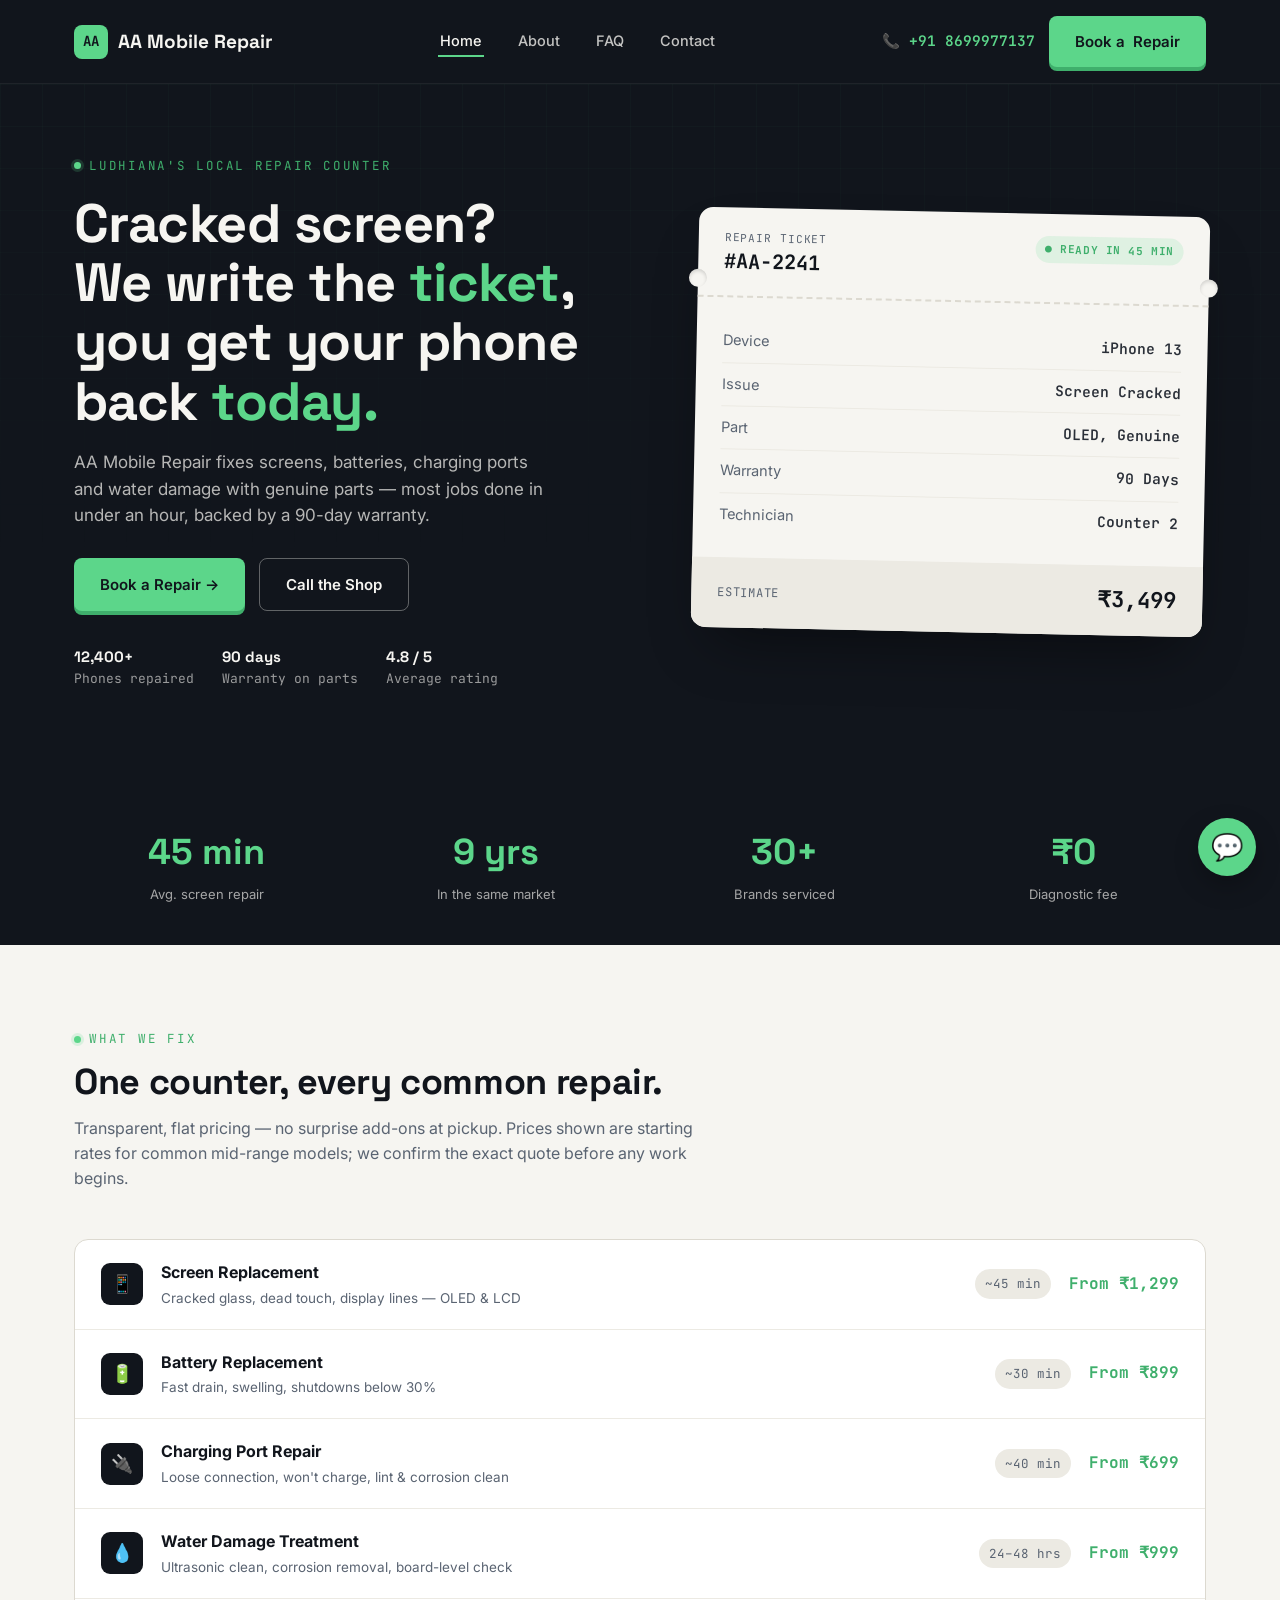
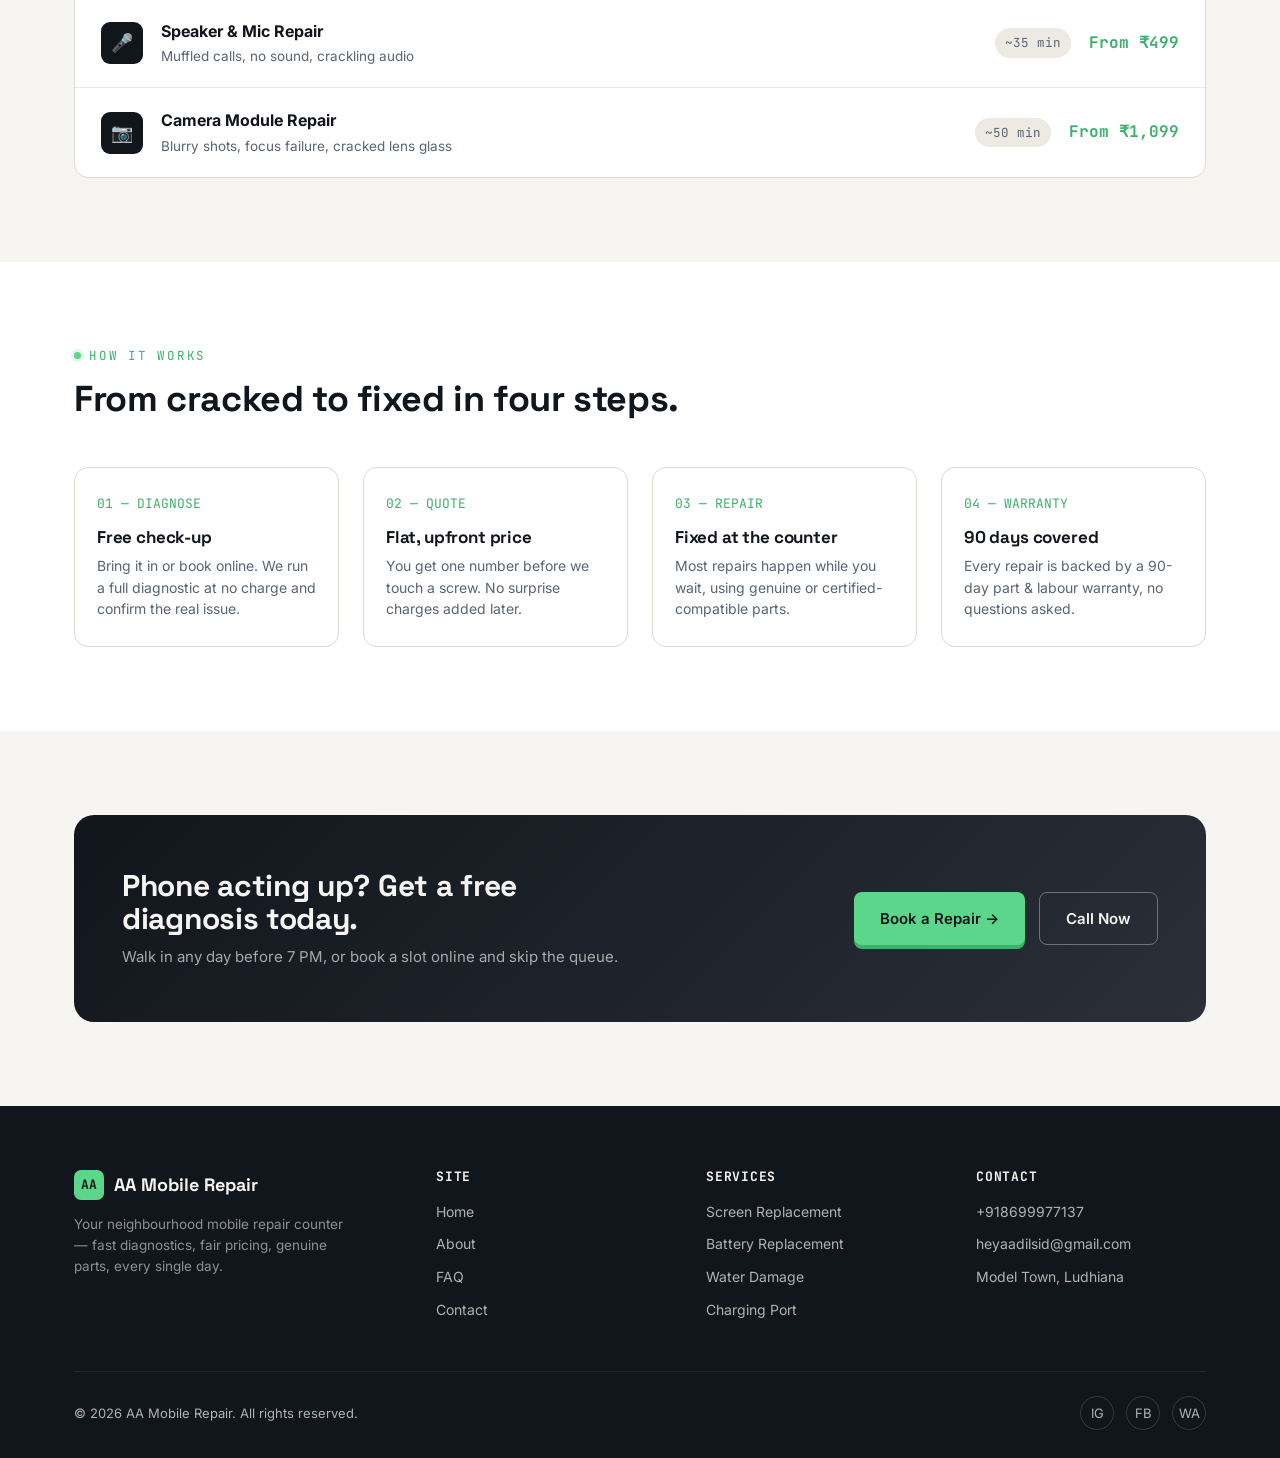
<file: index.html>
<!DOCTYPE html>
<html lang="en">
<head>
<meta charset="UTF-8">
<meta name="viewport" content="width=device-width, initial-scale=1.0">
<title> AA Mobile Repair — Fast, Honest Phone Repair</title>
<meta name="description" content="NP Mobile Repair fixes screens, batteries, charging ports and water damage with genuine parts and a 90-day warranty. Walk in or book a doorstep visit.">
<link rel="preconnect" href="https://fonts.googleapis.com">
<link href="https://fonts.googleapis.com/css2?family=Space+Grotesk:wght@500;600;700&family=Inter:wght@400;500;600;700&family=JetBrains+Mono:wght@400;500;700&display=swap" rel="stylesheet">
<link rel="stylesheet" href="style.css">
</head>
<body>

<header>
  <nav class="nav wrap">
    <a href="index.html" class="brand"><span class="mark">AA</span> AA Mobile Repair</a>
    <ul class="nav-links">
      <li><a href="index.html" class="active">Home</a></li>
      <li><a href="about.html">About</a></li>
      <li><a href="faq.html">FAQ</a></li>
      <li><a href="contact.html">Contact</a></li>
    </ul>
    <div class="nav-cta">
      <a href="tel:+919876543210" class="nav-phone">📞 +91 8699977137</a>
      <a href="contact.html" class="btn btn-primary"><span class="full">Book a</span> Repair</a>
    </div>
  </nav>
</header>

<section class="hero">
  <div class="wrap hero-grid">
    <div>
      <span class="eyebrow">Ludhiana's local repair counter</span>
      <h1>Cracked screen?<br>We write the <span class="accent">ticket</span>,<br>you get your phone back <span class="accent">today.</span></h1>
      <p class="hero-sub">AA Mobile Repair fixes screens, batteries, charging ports and water damage with genuine parts — most jobs done in under an hour, backed by a 90-day warranty.</p>
      <div class="hero-actions">
        <a href="contact.html" class="btn btn-primary">Book a Repair →</a>
        <a href="tel:+919876543210" class="btn btn-ghost">Call the Shop</a>
      </div>
      <div class="hero-trust">
        <div><b>12,400+</b>Phones repaired</div>
        <div><b>90 days</b>Warranty on parts</div>
        <div><b>4.8 / 5</b>Average rating</div>
      </div>
    </div>

    <div class="ticket">
      <div class="ticket-hole l"></div>
      <div class="ticket-hole r"></div>
      <div class="ticket-top">
        <div>
          <div class="label">Repair Ticket</div>
          <div class="num">#AA-2241</div>
        </div>
        <span class="ticket-status">● Ready in 45 min</span>
      </div>
      <div class="ticket-body">
        <div class="ticket-row"><span>Device</span><span>iPhone 13</span></div>
        <div class="ticket-row"><span>Issue</span><span>Screen Cracked</span></div>
        <div class="ticket-row"><span>Part</span><span>OLED, Genuine</span></div>
        <div class="ticket-row"><span>Warranty</span><span>90 Days</span></div>
        <div class="ticket-row"><span>Technician</span><span>Counter 2</span></div>
      </div>
      <div class="ticket-foot">
        <span class="total-label">Estimate</span>
        <span class="total-val">₹3,499</span>
      </div>
    </div>
  </div>
</section>

<div class="stats">
  <div class="wrap stats-grid">
    <div><b>45 min</b><span>Avg. screen repair</span></div>
    <div><b>9 yrs</b><span>In the same market</span></div>
    <div><b>30+</b><span>Brands serviced</span></div>
    <div><b>₹0</b><span>Diagnostic fee</span></div>
  </div>
</div>

<section id="services">
  <div class="wrap">
    <div class="section-head">
      <span class="eyebrow">What we fix</span>
      <h2>One counter, every common repair.</h2>
      <p>Transparent, flat pricing — no surprise add-ons at pickup. Prices shown are starting rates for common mid-range models; we confirm the exact quote before any work begins.</p>
    </div>

    <div class="price-list">
      <div class="price-row">
        <div class="price-icon">📱</div>
        <div>
          <div class="price-name">Screen Replacement</div>
          <div class="price-desc">Cracked glass, dead touch, display lines — OLED &amp; LCD</div>
        </div>
        <span class="price-time">~45 min</span>
        <span class="price-val">From ₹1,299</span>
      </div>
      <div class="price-row">
        <div class="price-icon">🔋</div>
        <div>
          <div class="price-name">Battery Replacement</div>
          <div class="price-desc">Fast drain, swelling, shutdowns below 30%</div>
        </div>
        <span class="price-time">~30 min</span>
        <span class="price-val">From ₹899</span>
      </div>
      <div class="price-row">
        <div class="price-icon">🔌</div>
        <div>
          <div class="price-name">Charging Port Repair</div>
          <div class="price-desc">Loose connection, won't charge, lint &amp; corrosion clean</div>
        </div>
        <span class="price-time">~40 min</span>
        <span class="price-val">From ₹699</span>
      </div>
      <div class="price-row">
        <div class="price-icon">💧</div>
        <div>
          <div class="price-name">Water Damage Treatment</div>
          <div class="price-desc">Ultrasonic clean, corrosion removal, board-level check</div>
        </div>
        <span class="price-time">24–48 hrs</span>
        <span class="price-val">From ₹999</span>
      </div>
      <div class="price-row">
        <div class="price-icon">🎤</div>
        <div>
          <div class="price-name">Speaker &amp; Mic Repair</div>
          <div class="price-desc">Muffled calls, no sound, crackling audio</div>
        </div>
        <span class="price-time">~35 min</span>
        <span class="price-val">From ₹499</span>
      </div>
      <div class="price-row">
        <div class="price-icon">📷</div>
        <div>
          <div class="price-name">Camera Module Repair</div>
          <div class="price-desc">Blurry shots, focus failure, cracked lens glass</div>
        </div>
        <span class="price-time">~50 min</span>
        <span class="price-val">From ₹1,099</span>
      </div>
    </div>
  </div>
</section>

<section class="section-alt">
  <div class="wrap">
    <div class="section-head">
      <span class="eyebrow">How it works</span>
      <h2>From cracked to fixed in four steps.</h2>
    </div>
    <div class="steps">
      <div class="step">
        <div class="step-num">01 — DIAGNOSE</div>
        <h3>Free check-up</h3>
        <p>Bring it in or book online. We run a full diagnostic at no charge and confirm the real issue.</p>
      </div>
      <div class="step">
        <div class="step-num">02 — QUOTE</div>
        <h3>Flat, upfront price</h3>
        <p>You get one number before we touch a screw. No surprise charges added later.</p>
      </div>
      <div class="step">
        <div class="step-num">03 — REPAIR</div>
        <h3>Fixed at the counter</h3>
        <p>Most repairs happen while you wait, using genuine or certified-compatible parts.</p>
      </div>
      <div class="step">
        <div class="step-num">04 — WARRANTY</div>
        <h3>90 days covered</h3>
        <p>Every repair is backed by a 90-day part &amp; labour warranty, no questions asked.</p>
      </div>
    </div>
  </div>
</section>

<section>
  <div class="wrap">
    <div class="cta-band">
      <div>
        <h2>Phone acting up? Get a free diagnosis today.</h2>
        <p>Walk in any day before 7 PM, or book a slot online and skip the queue.</p>
      </div>
      <div style="display:flex;gap:14px;flex-wrap:wrap;">
        <a href="contact.html" class="btn btn-primary">Book a Repair →</a>
        <a href="tel:+919876543210" class="btn btn-ghost">Call Now</a>
      </div>
    </div>
  </div>
</section>

<footer>
  <div class="wrap">
    <div class="foot-grid">
      <div>
        <div class="foot-brand"><span class="mark">AA</span> AA Mobile Repair</div>
        <p class="foot-desc">Your neighbourhood mobile repair counter — fast diagnostics, fair pricing, genuine parts, every single day.</p>
      </div>
      <div class="foot-col">
        <h4>Site</h4>
        <ul>
          <li><a href="index.html">Home</a></li>
          <li><a href="about.html">About</a></li>
          <li><a href="faq.html">FAQ</a></li>
          <li><a href="contact.html">Contact</a></li>
        </ul>
      </div>
      <div class="foot-col">
        <h4>Services</h4>
        <ul>
          <li><a href="index.html#services">Screen Replacement</a></li>
          <li><a href="index.html#services">Battery Replacement</a></li>
          <li><a href="index.html#services">Water Damage</a></li>
          <li><a href="index.html#services">Charging Port</a></li>
        </ul>
      </div>
      <div class="foot-col">
        <h4>Contact</h4>
        <ul>
          <li>+918699977137</li>
          <li>heyaadilsid@gmail.com</li>
          <li>Model Town, Ludhiana</li>
        </ul>
      </div>
    </div>
    <div class="foot-bottom">
      <span>© 2026 AA Mobile Repair. All rights reserved.</span>
      <div class="foot-social">
        <a href="#" aria-label="Instagram">IG</a>
        <a href="#" aria-label="Facebook">FB</a>
        <a href="#" aria-label="WhatsApp">WA</a>
      </div>
    </div>
  </div>
</footer>

<a href="https://wa.me/+918699977137" class="float-wa" aria-label="Chat on WhatsApp">💬</a>

</body>
</html>
</file>
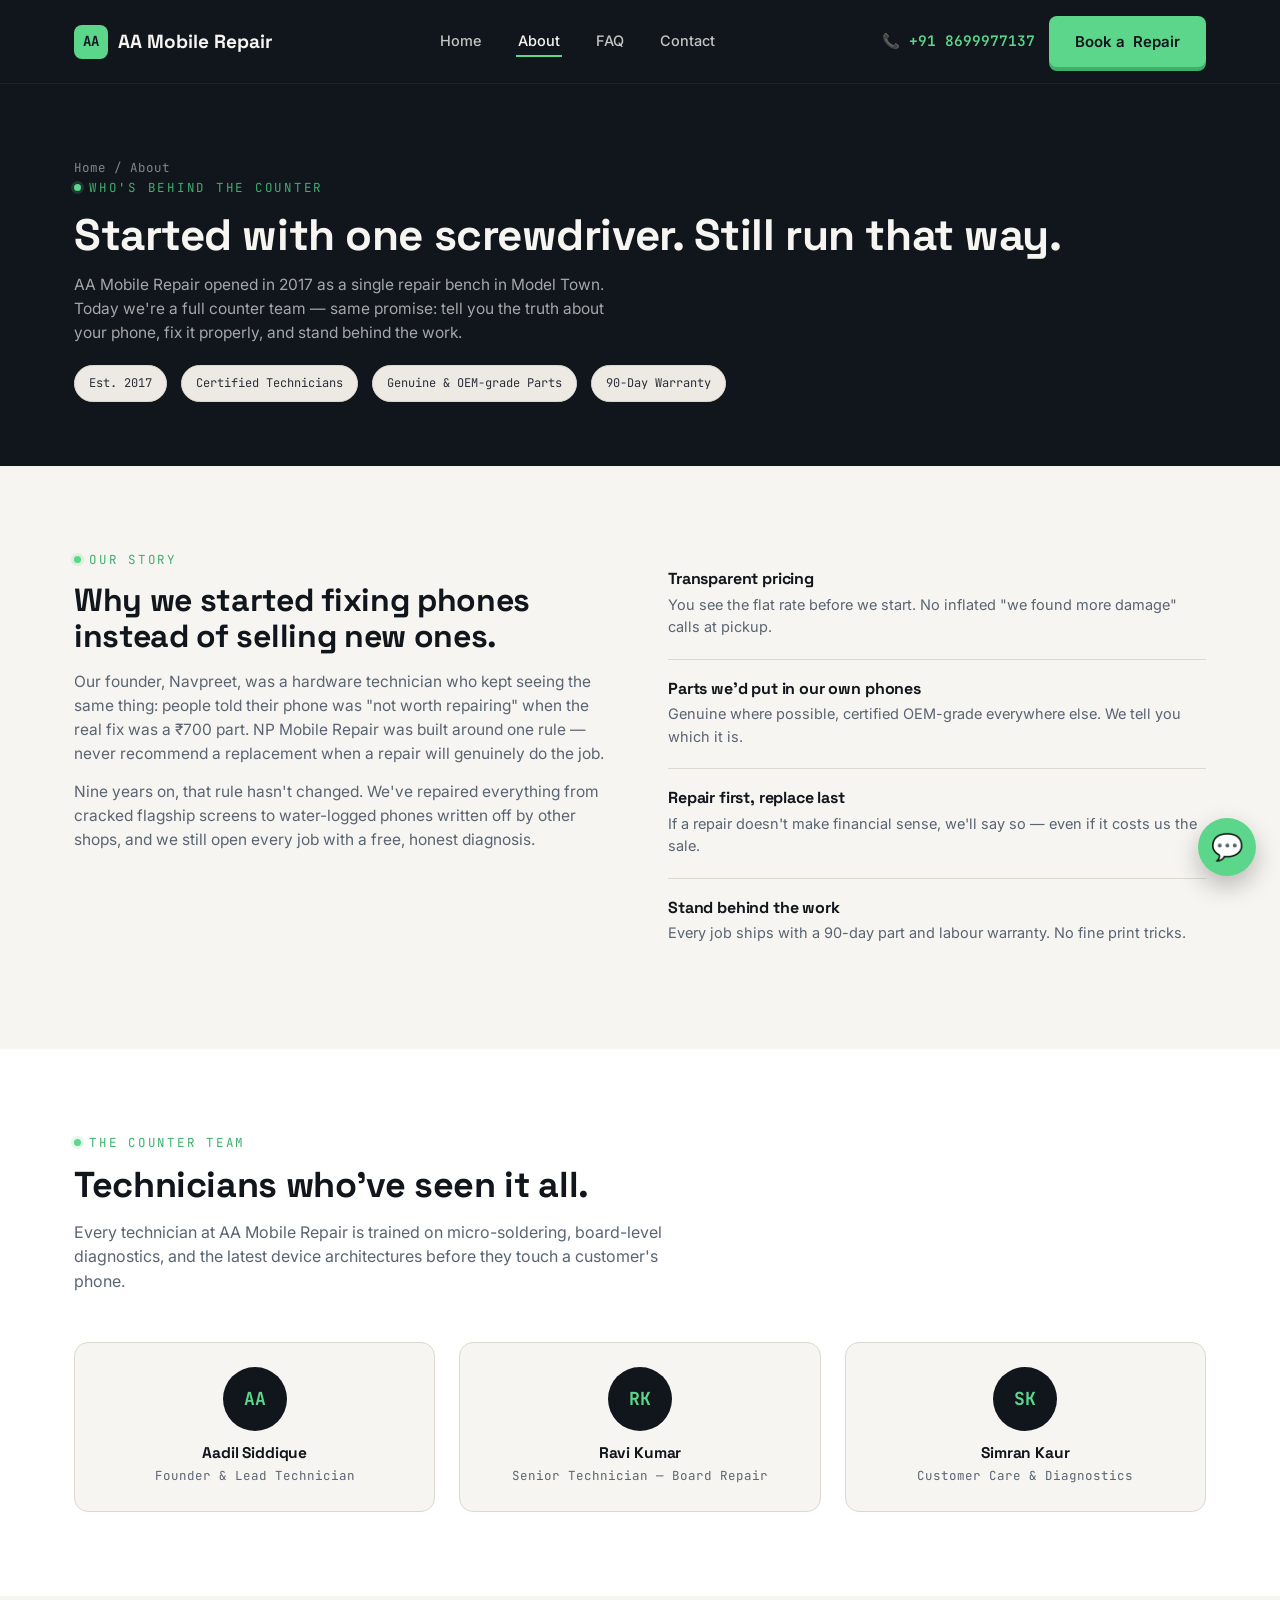
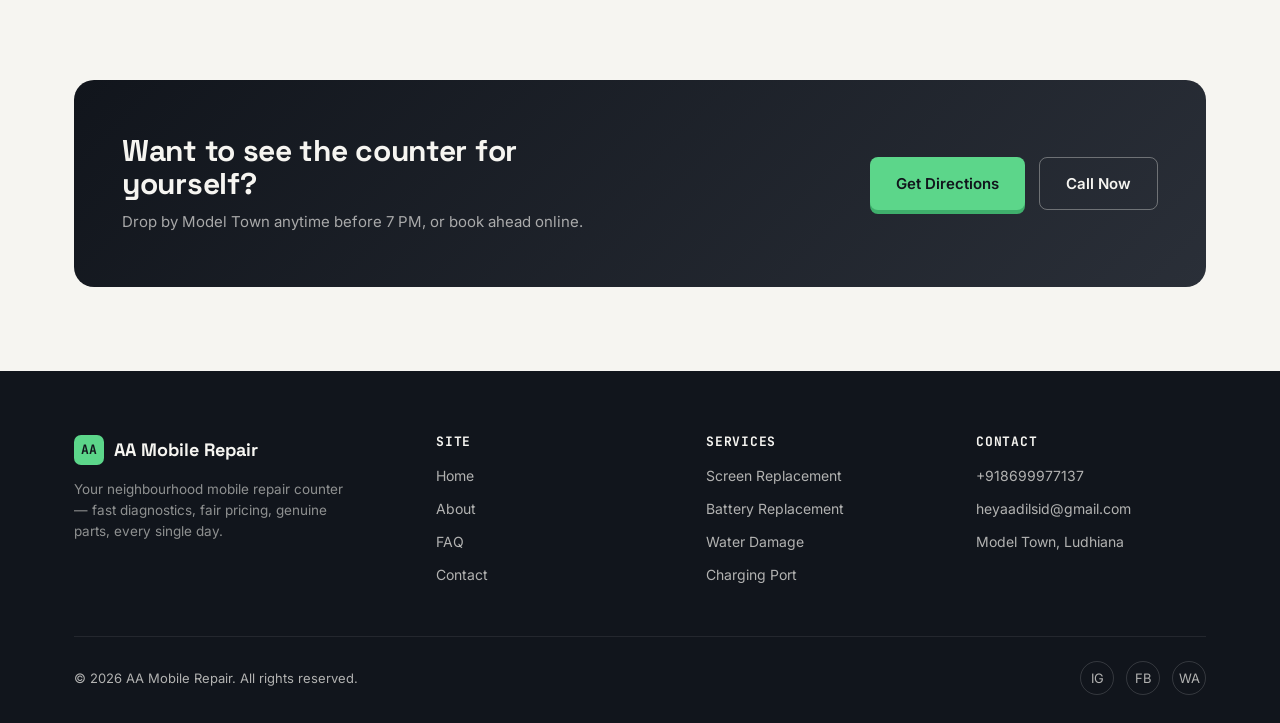
<file: about.html>
<!DOCTYPE html>
<html lang="en">
<head>
<meta charset="UTF-8">
<meta name="viewport" content="width=device-width, initial-scale=1.0">
<title>About Us — AA Mobile Repair</title>
<meta name="description" content="AA Mobile Repair has been Ludhiana's trusted phone repair counter since 2017 — genuine parts, transparent pricing, certified technicians.">
<link rel="preconnect" href="https://fonts.googleapis.com">
<link href="https://fonts.googleapis.com/css2?family=Space+Grotesk:wght@500;600;700&family=Inter:wght@400;500;600;700&family=JetBrains+Mono:wght@400;500;700&display=swap" rel="stylesheet">
<link rel="stylesheet" href="style.css">
</head>
<body>

<header>
  <nav class="nav wrap">
    <a href="index.html" class="brand"><span class="mark">AA</span> AA Mobile Repair</a>
    <ul class="nav-links">
      <li><a href="index.html">Home</a></li>
      <li><a href="about.html" class="active">About</a></li>
      <li><a href="faq.html">FAQ</a></li>
      <li><a href="contact.html">Contact</a></li>
    </ul>
    <div class="nav-cta">
      <a href="tel:+918699977137" class="nav-phone">📞 +91 8699977137</a>
      <a href="contact.html" class="btn btn-primary"><span class="full">Book a</span> Repair</a>
    </div>
  </nav>
</header>

<section class="page-hero">
  <div class="wrap">
    <div class="crumb"><a href="index.html">Home</a> / About</div>
    <span class="eyebrow">Who's behind the counter</span>
    <h1>Started with one screwdriver. Still run that way.</h1>
    <p>AA Mobile Repair opened in 2017 as a single repair bench in Model Town. Today we're a full counter team — same promise: tell you the truth about your phone, fix it properly, and stand behind the work.</p>
    <div class="badge-row">
      <span class="badge">Est. 2017</span>
      <span class="badge">Certified Technicians</span>
      <span class="badge">Genuine &amp; OEM-grade Parts</span>
      <span class="badge">90-Day Warranty</span>
    </div>
  </div>
</section>

<section>
  <div class="wrap about-grid">
    <div>
      <span class="eyebrow">Our story</span>
      <h2 style="margin-top:14px;color:var(--ink);font-size:clamp(24px,2.8vw,32px);">Why we started fixing phones instead of selling new ones.</h2>
      <p style="margin-top:16px;color:var(--slate);font-size:15.5px;">Our founder, Navpreet, was a hardware technician who kept seeing the same thing: people told their phone was "not worth repairing" when the real fix was a ₹700 part. NP Mobile Repair was built around one rule — never recommend a replacement when a repair will genuinely do the job.</p>
      <p style="margin-top:14px;color:var(--slate);font-size:15.5px;">Nine years on, that rule hasn't changed. We've repaired everything from cracked flagship screens to water-logged phones written off by other shops, and we still open every job with a free, honest diagnosis.</p>
    </div>
    <div>
      <div class="value-card">
        <h4>Transparent pricing</h4>
        <p>You see the flat rate before we start. No inflated "we found more damage" calls at pickup.</p>
      </div>
      <div class="value-card">
        <h4>Parts we'd put in our own phones</h4>
        <p>Genuine where possible, certified OEM-grade everywhere else. We tell you which it is.</p>
      </div>
      <div class="value-card">
        <h4>Repair first, replace last</h4>
        <p>If a repair doesn't make financial sense, we'll say so — even if it costs us the sale.</p>
      </div>
      <div class="value-card">
        <h4>Stand behind the work</h4>
        <p>Every job ships with a 90-day part and labour warranty. No fine print tricks.</p>
      </div>
    </div>
  </div>
</section>

<section class="section-alt">
  <div class="wrap">
    <div class="section-head">
      <span class="eyebrow">The counter team</span>
      <h2>Technicians who've seen it all.</h2>
      <p>Every technician at AA Mobile Repair is trained on micro-soldering, board-level diagnostics, and the latest device architectures before they touch a customer's phone.</p>
    </div>
    <div class="team">
      <div class="team-card">
        <div class="team-avatar">AA</div>
        <h4>Aadil Siddique</h4>
        <span>Founder &amp; Lead Technician</span>
      </div>
      <div class="team-card">
        <div class="team-avatar">RK</div>
        <h4>Ravi Kumar</h4>
        <span>Senior Technician — Board Repair</span>
      </div>
      <div class="team-card">
        <div class="team-avatar">SK</div>
        <h4>Simran Kaur</h4>
        <span>Customer Care &amp; Diagnostics</span>
      </div>
    </div>
  </div>
</section>

<section>
  <div class="wrap">
    <div class="cta-band">
      <div>
        <h2>Want to see the counter for yourself?</h2>
        <p>Drop by Model Town anytime before 7 PM, or book ahead online.</p>
      </div>
      <div style="display:flex;gap:14px;flex-wrap:wrap;">
        <a href="contact.html" class="btn btn-primary">Get Directions</a>
        <a href="tel:+91 8699977137" class="btn btn-ghost">Call Now</a>
      </div>
    </div>
  </div>
</section>

<footer>
  <div class="wrap">
    <div class="foot-grid">
      <div>
        <div class="foot-brand"><span class="mark">AA</span> AA Mobile Repair</div>
        <p class="foot-desc">Your neighbourhood mobile repair counter — fast diagnostics, fair pricing, genuine parts, every single day.</p>
      </div>
      <div class="foot-col">
        <h4>Site</h4>
        <ul>
          <li><a href="index.html">Home</a></li>
          <li><a href="about.html">About</a></li>
          <li><a href="faq.html">FAQ</a></li>
          <li><a href="contact.html">Contact</a></li>
        </ul>
      </div>
      <div class="foot-col">
        <h4>Services</h4>
        <ul>
          <li><a href="index.html#services">Screen Replacement</a></li>
          <li><a href="index.html#services">Battery Replacement</a></li>
          <li><a href="index.html#services">Water Damage</a></li>
          <li><a href="index.html#services">Charging Port</a></li>
        </ul>
      </div>
      <div class="foot-col">
        <h4>Contact</h4>
        <ul>
          <li>+918699977137</li>
          <li>heyaadilsid@gmail.com</li>
          <li>Model Town, Ludhiana</li>
        </ul>
      </div>
    </div>
    <div class="foot-bottom">
      <span>© 2026 AA Mobile Repair. All rights reserved.</span>
      <div class="foot-social">
        <a href="#" aria-label="Instagram">IG</a>
        <a href="#" aria-label="Facebook">FB</a>
        <a href="#" aria-label="WhatsApp">WA</a>
      </div>
    </div>
  </div>
</footer>

<a href="https://wa.me/+918699977137" class="float-wa" aria-label="Chat on WhatsApp">💬</a>

</body>
</html>
</file>
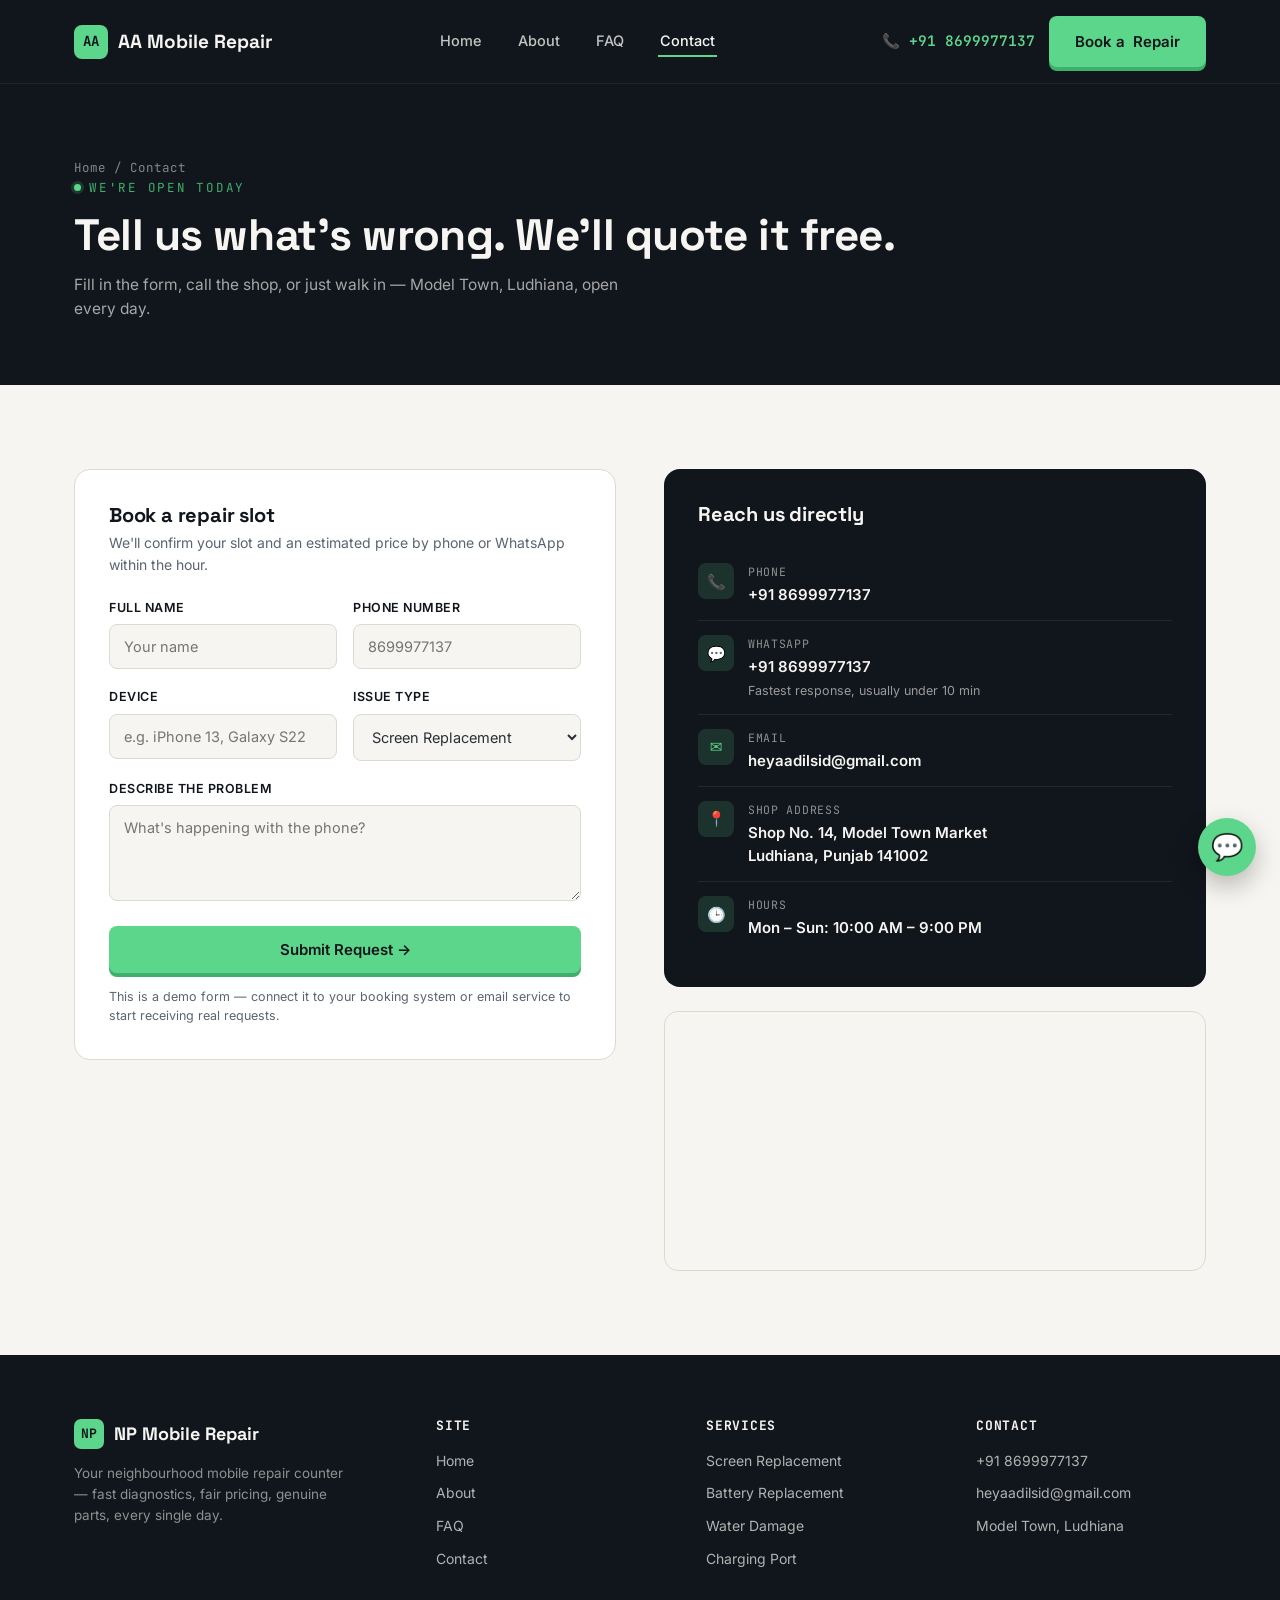
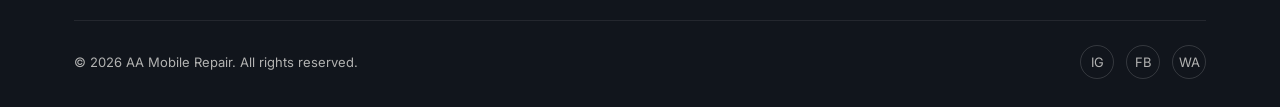
<file: contact.html>
<!DOCTYPE html>
<html lang="en">
<head>
<meta charset="UTF-8">
<meta name="viewport" content="width=device-width, initial-scale=1.0">
<title>Contact — AA Mobile Repair</title>
<meta name="description" content="Book a repair, ask a question, or visit NP Mobile Repair at Model Town, Ludhiana. Open every day, 10 AM to 7 PM.">
<link rel="preconnect" href="https://fonts.googleapis.com">
<link href="https://fonts.googleapis.com/css2?family=Space+Grotesk:wght@500;600;700&family=Inter:wght@400;500;600;700&family=JetBrains+Mono:wght@400;500;700&display=swap" rel="stylesheet">
<link rel="stylesheet" href="style.css">
</head>
<body>

<header>
  <nav class="nav wrap">
    <a href="index.html" class="brand"><span class="mark">AA</span> AA Mobile Repair</a>
    <ul class="nav-links">
      <li><a href="index.html">Home</a></li>
      <li><a href="about.html">About</a></li>
      <li><a href="faq.html">FAQ</a></li>
      <li><a href="contact.html" class="active">Contact</a></li>
    </ul>
    <div class="nav-cta">
      <a href="tel:+8699977137" class="nav-phone">📞 +91 8699977137</a>
      <a href="contact.html" class="btn btn-primary"><span class="full">Book a</span> Repair</a>
    </div>
  </nav>
</header>

<section class="page-hero">
  <div class="wrap">
    <div class="crumb"><a href="index.html">Home</a> / Contact</div>
    <span class="eyebrow">We're open today</span>
    <h1>Tell us what's wrong. We'll quote it free.</h1>
    <p>Fill in the form, call the shop, or just walk in — Model Town, Ludhiana, open every day.</p>
  </div>
</section>

<section>
  <div class="wrap contact-grid">

    <div class="form-card">
      <h3 style="font-size:20px;color:var(--ink);margin-bottom:6px;">Book a repair slot</h3>
      <p style="color:var(--slate);font-size:14px;margin-bottom:22px;">We'll confirm your slot and an estimated price by phone or WhatsApp within the hour.</p>

      <div class="form-success" id="formSuccess">Thanks! Your request has been noted — we'll call you shortly to confirm your slot.</div>

      <form id="bookingForm">
        <div class="form-grid-2">
          <div class="form-row">
            <label for="name">Full name</label>
            <input type="text" id="name" name="name" placeholder="Your name" required>
          </div>
          <div class="form-row">
            <label for="phone">Phone number</label>
            <input type="tel" id="phone" name="phone" placeholder="8699977137" required>
          </div>
        </div>

        <div class="form-grid-2">
          <div class="form-row">
            <label for="device">Device</label>
            <input type="text" id="device" name="device" placeholder="e.g. iPhone 13, Galaxy S22">
          </div>
          <div class="form-row">
            <label for="issue">Issue type</label>
            <select id="issue" name="issue">
              <option>Screen Replacement</option>
              <option>Battery Replacement</option>
              <option>Charging Port</option>
              <option>Water Damage</option>
              <option>Speaker / Mic</option>
              <option>Camera</option>
              <option>Something else</option>
            </select>
          </div>
        </div>

        <div class="form-row">
          <label for="message">Describe the problem</label>
          <textarea id="message" name="message" rows="4" placeholder="What's happening with the phone?"></textarea>
        </div>

        <button type="submit" class="btn btn-primary" style="width:100%;">Submit Request →</button>
        <p class="form-note">This is a demo form — connect it to your booking system or email service to start receiving real requests.</p>
      </form>
    </div>

    <div>
      <div class="contact-card">
        <h3>Reach us directly</h3>
        <div class="contact-line">
          <div class="ic">📞</div>
          <div>
            <div class="label">Phone</div>
            <div class="val">+91 8699977137</div>
          </div>
        </div>
        <div class="contact-line">
          <div class="ic">💬</div>
          <div>
            <div class="label">WhatsApp</div>
            <div class="val">+91 8699977137<small>Fastest response, usually under 10 min</small></div>
          </div>
        </div>
        <div class="contact-line">
          <div class="ic">✉️</div>
          <div>
            <div class="label">Email</div>
            <div class="val">heyaadilsid@gmail.com</div>
          </div>
        </div>
        <div class="contact-line">
          <div class="ic">📍</div>
          <div>
            <div class="label">Shop Address</div>
            <div class="val">Shop No. 14, Model Town Market<br>Ludhiana, Punjab 141002</div>
          </div>
        </div>
        <div class="contact-line">
          <div class="ic">🕒</div>
          <div>
            <div class="label">Hours</div>
            <div class="val">Mon – Sun: 10:00 AM – 9:00 PM</div>
          </div>
        </div>
      </div>

      <div class="map-box" style="margin-top:24px;">
        <iframe
          src="https://www.google.com/maps?q=Model+Town,+Ludhiana,+Punjab&output=embed"
          loading="lazy"
          referrerpolicy="no-referrer-when-downgrade"
          title="AA Mobile Repair location map">
        </iframe>
      </div>
    </div>
  </div>
</section>

<footer>
  <div class="wrap">
    <div class="foot-grid">
      <div>
        <div class="foot-brand"><span class="mark">NP</span> NP Mobile Repair</div>
        <p class="foot-desc">Your neighbourhood mobile repair counter — fast diagnostics, fair pricing, genuine parts, every single day.</p>
      </div>
      <div class="foot-col">
        <h4>Site</h4>
        <ul>
          <li><a href="index.html">Home</a></li>
          <li><a href="about.html">About</a></li>
          <li><a href="faq.html">FAQ</a></li>
          <li><a href="contact.html">Contact</a></li>
        </ul>
      </div>
      <div class="foot-col">
        <h4>Services</h4>
        <ul>
          <li><a href="index.html#services">Screen Replacement</a></li>
          <li><a href="index.html#services">Battery Replacement</a></li>
          <li><a href="index.html#services">Water Damage</a></li>
          <li><a href="index.html#services">Charging Port</a></li>
        </ul>
      </div>
      <div class="foot-col">
        <h4>Contact</h4>
        <ul>
          <li>+91 8699977137</li>
          <li>heyaadilsid@gmail.com</li>
          <li>Model Town, Ludhiana</li>
        </ul>
      </div>
    </div>
    <div class="foot-bottom">
      <span>© 2026 AA Mobile Repair. All rights reserved.</span>
      <div class="foot-social">
        <a href="#" aria-label="Instagram">IG</a>
        <a href="#" aria-label="Facebook">FB</a>
        <a href="#" aria-label="WhatsApp">WA</a>
      </div>
    </div>
  </div>
</footer>

<a href="https://wa.me/8699977137" class="float-wa" aria-label="Chat on WhatsApp">💬</a>

<script>
document.getElementById('bookingForm').addEventListener('submit', function(e){
  e.preventDefault();
  document.getElementById('formSuccess').classList.add('show');
  this.reset();
  document.getElementById('formSuccess').scrollIntoView({behavior:'smooth', block:'center'});
});
</script>

</body>
</html>
</file>
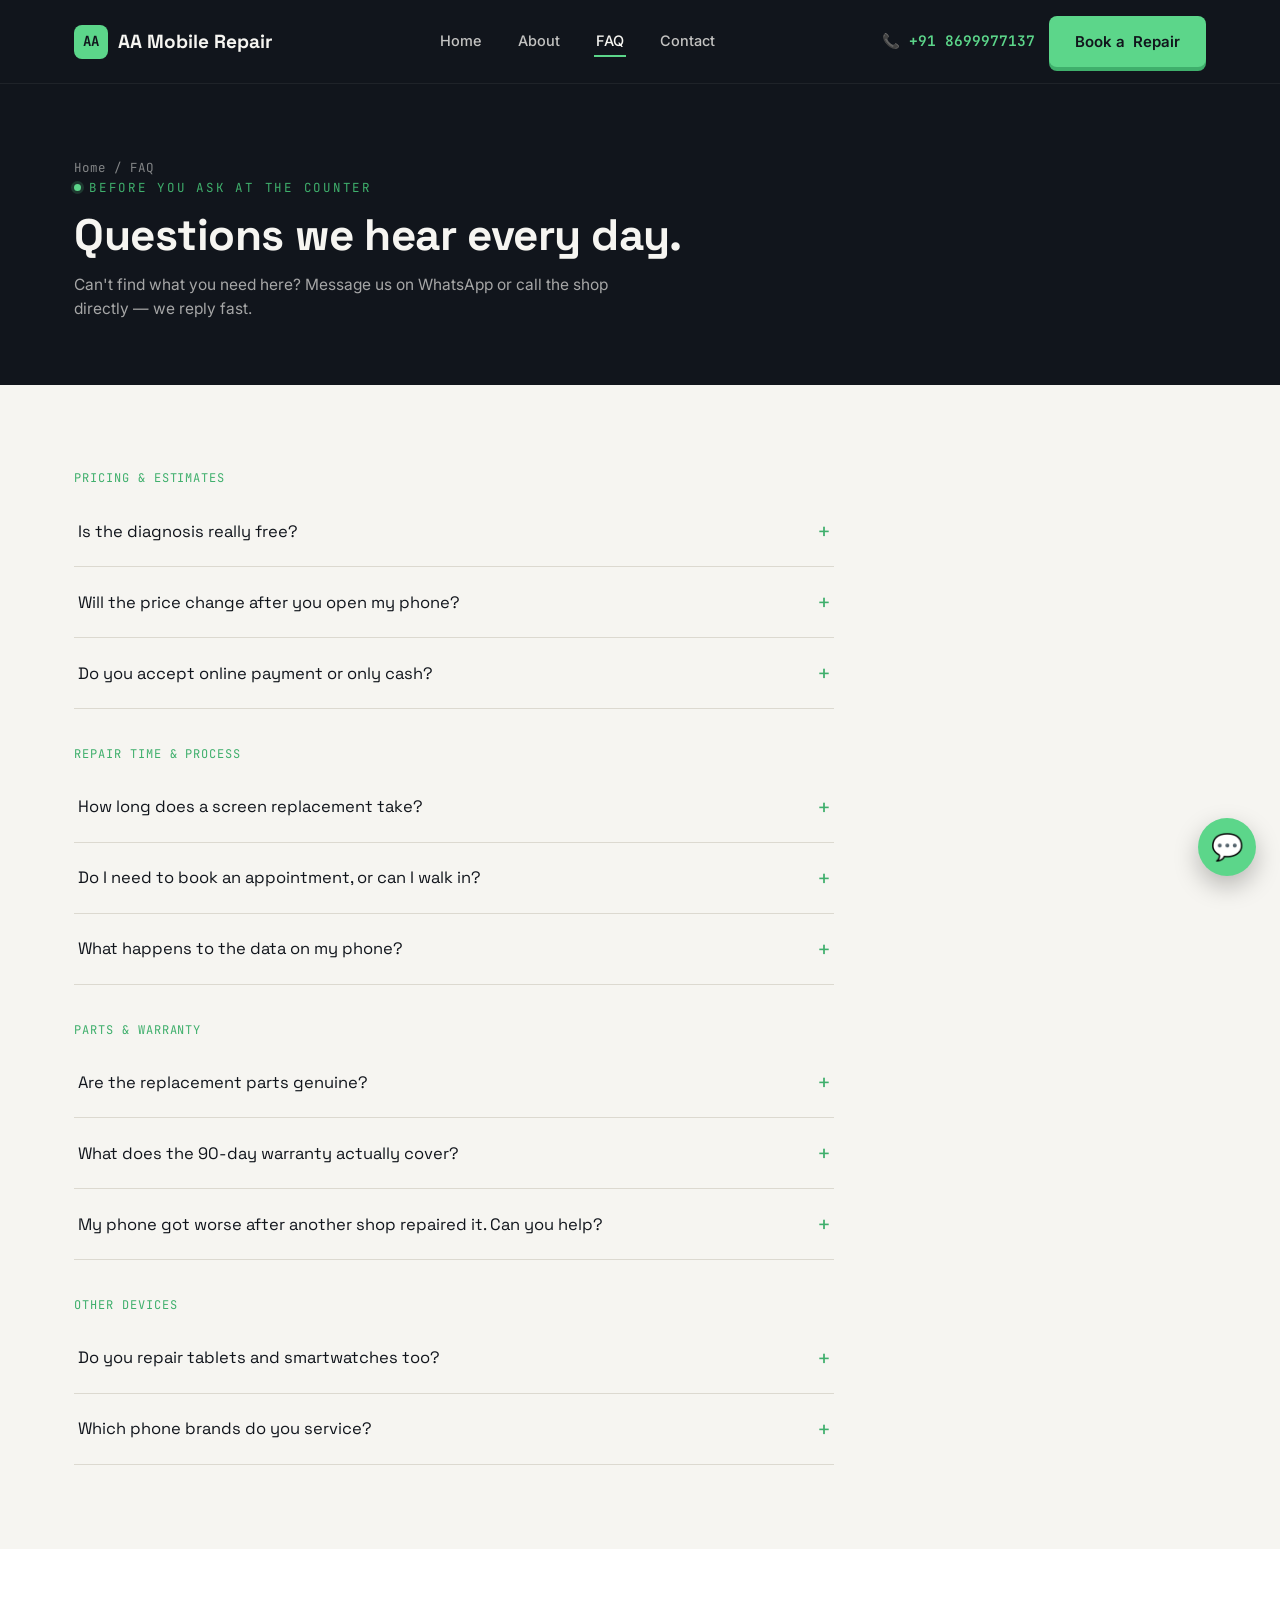
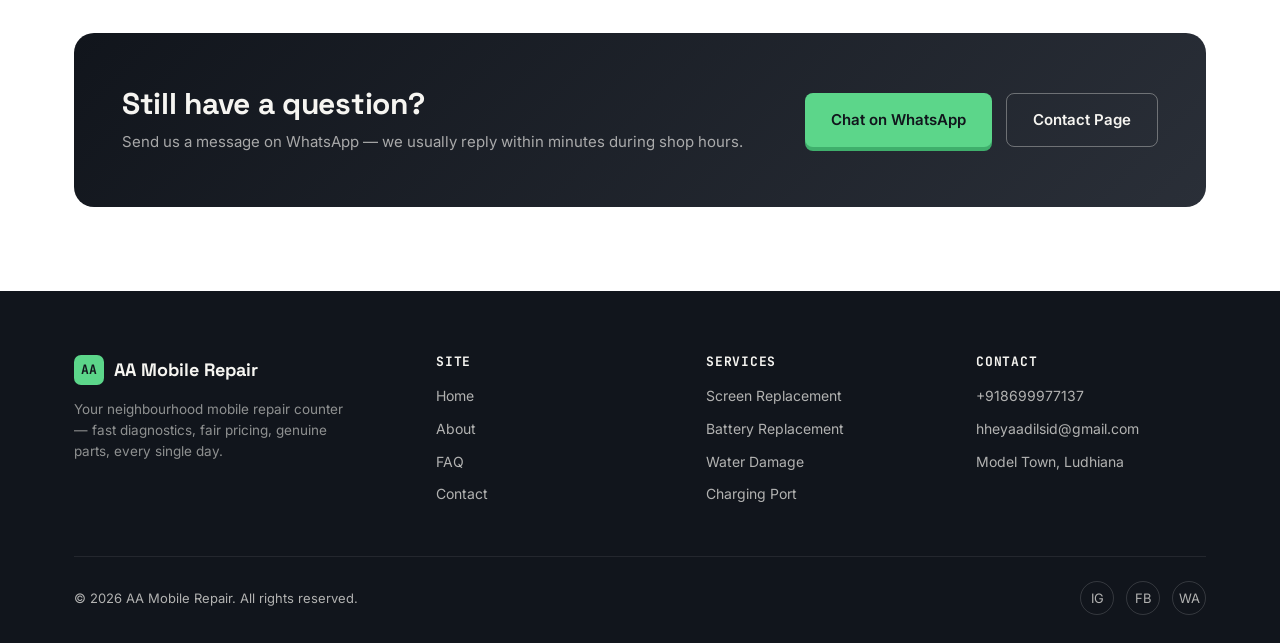
<file: faq.html>
<!DOCTYPE html>
<html lang="en">
<head>
<meta charset="UTF-8">
<meta name="viewport" content="width=device-width, initial-scale=1.0">
<title>FAQ — AA Mobile Repair</title>
<meta name="description" content="Answers to common questions about NP Mobile Repair's pricing, warranty, repair times, and parts.">
<link rel="preconnect" href="https://fonts.googleapis.com">
<link href="https://fonts.googleapis.com/css2?family=Space+Grotesk:wght@500;600;700&family=Inter:wght@400;500;600;700&family=JetBrains+Mono:wght@400;500;700&display=swap" rel="stylesheet">
<link rel="stylesheet" href="style.css">
</head>
<body>

<header>
  <nav class="nav wrap">
    <a href="index.html" class="brand"><span class="mark">AA</span> AA Mobile Repair</a>
    <ul class="nav-links">
      <li><a href="index.html">Home</a></li>
      <li><a href="about.html">About</a></li>
      <li><a href="faq.html" class="active">FAQ</a></li>
      <li><a href="contact.html">Contact</a></li>
    </ul>
    <div class="nav-cta">
      <a href="tel:+919876543210" class="nav-phone">📞 +91 8699977137</a>
      <a href="contact.html" class="btn btn-primary"><span class="full">Book a</span> Repair</a>
    </div>
  </nav>
</header>

<section class="page-hero">
  <div class="wrap">
    <div class="crumb"><a href="index.html">Home</a> / FAQ</div>
    <span class="eyebrow">Before you ask at the counter</span>
    <h1>Questions we hear every day.</h1>
    <p>Can't find what you need here? Message us on WhatsApp or call the shop directly — we reply fast.</p>
  </div>
</section>

<section>
  <div class="wrap">
    <div class="faq-cat">Pricing &amp; Estimates</div>
    <div class="faq-list">

      <div class="faq-item">
        <button class="faq-q">Is the diagnosis really free?<span class="plus">+</span></button>
        <div class="faq-a"><p>Yes. We check your device and confirm the actual issue before quoting a price — there's no charge for this, even if you decide not to go ahead with the repair.</p></div>
      </div>

      <div class="faq-item">
        <button class="faq-q">Will the price change after you open my phone?<span class="plus">+</span></button>
        <div class="faq-a"><p>No. We quote a flat price after diagnosis and confirm it with you before starting work. If we find something unrelated during the repair, we'll call you first — we never charge extra without your approval.</p></div>
      </div>

      <div class="faq-item">
        <button class="faq-q">Do you accept online payment or only cash?<span class="plus">+</span></button>
        <div class="faq-a"><p>We accept cash, UPI, debit/credit cards, and all major wallets at the counter.</p></div>
      </div>
    </div>

    <div class="faq-cat">Repair Time &amp; Process</div>
    <div class="faq-list">

      <div class="faq-item">
        <button class="faq-q">How long does a screen replacement take?<span class="plus">+</span></button>
        <div class="faq-a"><p>Most screen replacements take 30–60 minutes while you wait at the counter, depending on the model and part availability.</p></div>
      </div>

      <div class="faq-item">
        <button class="faq-q">Do I need to book an appointment, or can I walk in?<span class="plus">+</span></button>
        <div class="faq-a"><p>Walk-ins are always welcome. Booking online just lets you skip the queue, especially on weekends.</p></div>
      </div>

      <div class="faq-item">
        <button class="faq-q">What happens to the data on my phone?<span class="plus">+</span></button>
        <div class="faq-a"><p>For screen, battery, port, or speaker repairs, your data is untouched. For water damage or board-level repairs, we recommend a backup beforehand since deeper diagnostics may require a restart.</p></div>
      </div>
    </div>

    <div class="faq-cat">Parts &amp; Warranty</div>
    <div class="faq-list">

      <div class="faq-item">
        <button class="faq-q">Are the replacement parts genuine?<span class="plus">+</span></button>
        <div class="faq-a"><p>We use genuine parts wherever they're available, and certified OEM-grade alternatives otherwise. We always tell you upfront which one applies to your repair and reflect that in the price.</p></div>
      </div>

      <div class="faq-item">
        <button class="faq-q">What does the 90-day warranty actually cover?<span class="plus">+</span></button>
        <div class="faq-a"><p>It covers the part we installed and our labour — for example, if a replaced screen develops a fault on its own. It doesn't cover new physical damage, such as a fresh drop or crack.</p></div>
      </div>

      <div class="faq-item">
        <button class="faq-q">My phone got worse after another shop repaired it. Can you help?<span class="plus">+</span></button>
        <div class="faq-a"><p>Often, yes. Bring it in for a free diagnosis and we'll let you know honestly whether it can be fixed and what it will take.</p></div>
      </div>
    </div>

    <div class="faq-cat">Other Devices</div>
    <div class="faq-list">

      <div class="faq-item">
        <button class="faq-q">Do you repair tablets and smartwatches too?<span class="plus">+</span></button>
        <div class="faq-a"><p>Yes, alongside phones we also repair tablets and smartwatches — screens, batteries, and charging issues on most major brands.</p></div>
      </div>

      <div class="faq-item">
        <button class="faq-q">Which phone brands do you service?<span class="plus">+</span></button>
        <div class="faq-a"><p>We work on all major brands including Apple, Samsung, OnePlus, Xiaomi, Vivo, Oppo, Realme, and Google Pixel. If you're unsure, just call and ask.</p></div>
      </div>
    </div>
  </div>
</section>

<section class="section-alt">
  <div class="wrap">
    <div class="cta-band">
      <div>
        <h2>Still have a question?</h2>
        <p>Send us a message on WhatsApp — we usually reply within minutes during shop hours.</p>
      </div>
      <div style="display:flex;gap:14px;flex-wrap:wrap;">
        <a href="https://wa.me/919876543210" class="btn btn-primary">Chat on WhatsApp</a>
        <a href="contact.html" class="btn btn-ghost">Contact Page</a>
      </div>
    </div>
  </div>
</section>

<footer>
  <div class="wrap">
    <div class="foot-grid">
      <div>
        <div class="foot-brand"><span class="mark">AA</span> AA Mobile Repair</div>
        <p class="foot-desc">Your neighbourhood mobile repair counter — fast diagnostics, fair pricing, genuine parts, every single day.</p>
      </div>
      <div class="foot-col">
        <h4>Site</h4>
        <ul>
          <li><a href="index.html">Home</a></li>
          <li><a href="about.html">About</a></li>
          <li><a href="faq.html">FAQ</a></li>
          <li><a href="contact.html">Contact</a></li>
        </ul>
      </div>
      <div class="foot-col">
        <h4>Services</h4>
        <ul>
          <li><a href="index.html#services">Screen Replacement</a></li>
          <li><a href="index.html#services">Battery Replacement</a></li>
          <li><a href="index.html#services">Water Damage</a></li>
          <li><a href="index.html#services">Charging Port</a></li>
        </ul>
      </div>
      <div class="foot-col">
        <h4>Contact</h4>
        <ul>
          <li>+918699977137</li>
          <li>hheyaadilsid@gmail.com</li>
          <li>Model Town, Ludhiana</li>
        </ul>
      </div>
    </div>
    <div class="foot-bottom">
      <span>© 2026 AA Mobile Repair. All rights reserved.</span>
      <div class="foot-social">
        <a href="#" aria-label="Instagram">IG</a>
        <a href="#" aria-label="Facebook">FB</a>
        <a href="#" aria-label="WhatsApp">WA</a>
      </div>
    </div>
  </div>
</footer>

<a href="https://wa.me/919876543210" class="float-wa" aria-label="Chat on WhatsApp">💬</a>

<script>
document.querySelectorAll('.faq-item').forEach(function(item){
  var q = item.querySelector('.faq-q');
  var a = item.querySelector('.faq-a');
  q.addEventListener('click', function(){
    var isOpen = item.classList.contains('open');
    document.querySelectorAll('.faq-item.open').forEach(function(openItem){
      if(openItem !== item){
        openItem.classList.remove('open');
        openItem.querySelector('.faq-a').style.maxHeight = null;
      }
    });
    if(isOpen){
      item.classList.remove('open');
      a.style.maxHeight = null;
    } else {
      item.classList.add('open');
      a.style.maxHeight = a.scrollHeight + 'px';
    }
  });
});
</script>

</body>
</html>
</file>
<file: style.css>
/* ================= NP MOBILE REPAIR — design tokens ================= */
:root{
  --ink:#11151C;
  --ink-soft:#1B2230;
  --green:#5CD68A;
  --green-dim:#3FAF6C;
  --amber:#F2B33D;
  --paper:#F6F5F1;
  --paper-dim:#ECEAE3;
  --slate:#5A6472;
  --slate-dark:#2A2F38;
  --white:#FFFFFF;
  --line:#DCD9D0;

  --display: "Space Grotesk", "Arial Narrow", sans-serif;
  --body: "Inter", system-ui, -apple-system, sans-serif;
  --mono: "JetBrains Mono", "Courier New", monospace;

  --radius: 10px;
  --max: 1180px;
}

*{box-sizing:border-box;}
html{scroll-behavior:smooth;}
body{
  margin:0;
  font-family:var(--body);
  background:var(--paper);
  color:var(--slate-dark);
  line-height:1.55;
  -webkit-font-smoothing:antialiased;
}
img{max-width:100%;display:block;}
a{color:inherit;text-decoration:none;}
h1,h2,h3,h4{font-family:var(--display);margin:0;line-height:1.1;letter-spacing:-0.01em;}
p{margin:0;}
ul{margin:0;padding:0;list-style:none;}
button{font-family:inherit;cursor:pointer;border:none;background:none;}

.wrap{max-width:var(--max);margin:0 auto;padding:0 24px;}

:focus-visible{
  outline:3px solid var(--amber);
  outline-offset:3px;
}

/* ================= utility ================= */
.eyebrow{
  font-family:var(--mono);
  font-size:12.5px;
  letter-spacing:0.14em;
  text-transform:uppercase;
  color:var(--green-dim);
  display:flex;
  align-items:center;
  gap:8px;
}
.eyebrow::before{
  content:"";
  width:7px;height:7px;
  background:var(--green);
  border-radius:50%;
  box-shadow:0 0 0 3px rgba(92,214,138,0.18);
}
.btn{
  display:inline-flex;
  align-items:center;
  justify-content:center;
  gap:8px;
  padding:14px 26px;
  border-radius:8px;
  font-weight:600;
  font-size:15px;
  transition:transform 0.15s ease, box-shadow 0.15s ease, background 0.15s ease;
  white-space:nowrap;
}
.btn-primary{
  background:var(--green);
  color:var(--ink);
  box-shadow:0 4px 0 var(--green-dim);
}
.btn-primary:hover{transform:translateY(-2px);box-shadow:0 6px 0 var(--green-dim);}
.btn-primary:active{transform:translateY(1px);box-shadow:0 2px 0 var(--green-dim);}
.btn-ghost{
  background:transparent;
  color:var(--paper);
  border:1.5px solid rgba(246,245,241,0.35);
}
.btn-ghost:hover{border-color:var(--green);color:var(--green);}
.btn-dark{
  background:var(--ink);
  color:var(--paper);
}
.btn-dark:hover{background:var(--slate-dark);}

@media (prefers-reduced-motion: reduce){
  *{animation-duration:0.01ms !important; transition-duration:0.01ms !important;}
  html{scroll-behavior:auto;}
}

/* ================= header ================= */
header{
  background:var(--ink);
  position:sticky;
  top:0;
  z-index:50;
  border-bottom:1px solid rgba(255,255,255,0.06);
}
.nav{
  display:flex;
  align-items:center;
  justify-content:space-between;
  padding:16px 24px;
}
.brand{
  display:flex;
  align-items:center;
  gap:10px;
  font-family:var(--display);
  color:var(--paper);
  font-size:19px;
  font-weight:700;
}
.brand .mark{
  width:34px;height:34px;
  background:var(--green);
  border-radius:8px;
  display:flex;align-items:center;justify-content:center;
  color:var(--ink);
  font-family:var(--mono);
  font-weight:700;
  font-size:14px;
}
.nav-links{
  display:flex;
  gap:32px;
  font-size:14.5px;
  font-weight:500;
  color:rgba(246,245,241,0.78);
}
.nav-links a{padding:6px 2px;border-bottom:2px solid transparent;transition:color .15s, border-color .15s;}
.nav-links a:hover, .nav-links a.active{color:var(--paper);border-color:var(--green);}
.nav-cta{display:flex;align-items:center;gap:14px;}
.nav-phone{
  font-family:var(--mono);
  color:var(--green);
  font-size:14.5px;
  font-weight:600;
}
.nav-toggle{display:none;color:var(--paper);font-size:26px;}

@media (max-width:860px){
  .nav-links{display:none;}
  .nav-toggle{display:block;}
  .nav-cta .btn-primary span.full{display:none;}
}

/* ================= hero / ticket ================= */
.hero{
  background:var(--ink);
  color:var(--paper);
  padding:72px 0 96px;
  position:relative;
  overflow:hidden;
}
.hero::before{
  content:"";
  position:absolute;
  inset:0;
  background-image:
    linear-gradient(rgba(92,214,138,0.06) 1px, transparent 1px),
    linear-gradient(90deg, rgba(92,214,138,0.06) 1px, transparent 1px);
  background-size:42px 42px;
  mask-image:linear-gradient(to bottom, rgba(0,0,0,0.5), transparent 70%);
}
.hero-grid{
  position:relative;
  display:grid;
  grid-template-columns:1.05fr 0.95fr;
  gap:56px;
  align-items:center;
}
.hero h1{
  font-size:clamp(34px, 4.4vw, 54px);
  margin:18px 0 18px;
}
.hero h1 .accent{color:var(--green);}
.hero-sub{
  color:rgba(246,245,241,0.72);
  font-size:17px;
  max-width:480px;
  margin-bottom:30px;
}
.hero-actions{display:flex;gap:14px;flex-wrap:wrap;margin-bottom:34px;}
.hero-trust{
  display:flex;
  gap:28px;
  flex-wrap:wrap;
  font-family:var(--mono);
  font-size:13px;
  color:rgba(246,245,241,0.6);
}
.hero-trust b{color:var(--paper);font-size:15px;display:block;font-family:var(--display);}

/* Repair ticket card */
.ticket{
  background:var(--paper);
  color:var(--slate-dark);
  border-radius:14px;
  padding:0;
  position:relative;
  box-shadow:0 30px 60px -20px rgba(0,0,0,0.45);
  transform:rotate(1.2deg);
}
.ticket-top{
  padding:22px 26px 18px;
  border-bottom:2px dashed var(--line);
  display:flex;
  justify-content:space-between;
  align-items:flex-start;
  gap:10px;
}
.ticket-top .label{font-family:var(--mono);font-size:11px;color:var(--slate);text-transform:uppercase;letter-spacing:0.08em;}
.ticket-top .num{font-family:var(--mono);font-size:20px;font-weight:700;color:var(--ink);}
.ticket-status{
  background:rgba(92,214,138,0.15);
  color:var(--green-dim);
  font-family:var(--mono);
  font-size:11px;
  padding:5px 10px;
  border-radius:20px;
  font-weight:700;
  text-transform:uppercase;
  letter-spacing:0.05em;
  white-space:nowrap;
}
.ticket-body{padding:22px 26px;}
.ticket-row{
  display:flex;
  justify-content:space-between;
  padding:10px 0;
  border-bottom:1px solid var(--paper-dim);
  font-size:14.5px;
}
.ticket-row:last-child{border-bottom:none;}
.ticket-row span:first-child{color:var(--slate);}
.ticket-row span:last-child{font-weight:600;font-family:var(--mono);}
.ticket-foot{
  background:var(--paper-dim);
  padding:18px 26px;
  border-radius:0 0 14px 14px;
  display:flex;
  justify-content:space-between;
  align-items:center;
}
.ticket-foot .total-label{font-size:12px;color:var(--slate);text-transform:uppercase;letter-spacing:0.06em;font-family:var(--mono);}
.ticket-foot .total-val{font-family:var(--mono);font-size:22px;font-weight:700;color:var(--ink);}
.ticket::after{
  content:"PUNCTURED FOR AUTHENTICITY";
  position:absolute;
  top:-10px;left:50%;
  transform:translateX(-50%);
  font-size:0;
}
.ticket-hole{
  position:absolute;
  width:18px;height:18px;
  background:var(--paper);
  border-radius:50%;
  box-shadow:inset 0 2px 4px rgba(0,0,0,0.15);
}
.ticket-hole.l{left:-9px;top:62px;}
.ticket-hole.r{right:-9px;top:62px;}

@media (max-width:900px){
  .hero-grid{grid-template-columns:1fr;}
  .ticket{transform:none;max-width:420px;}
}

/* ================= sections (shared) ================= */
section{padding:84px 0;}
.section-head{
  max-width:620px;
  margin-bottom:48px;
}
.section-head h2{
  font-size:clamp(26px,3vw,36px);
  margin-top:14px;
  color:var(--ink);
}
.section-head p{color:var(--slate);font-size:16px;margin-top:14px;}
.section-alt{background:var(--white);}

/* services / price list */
.price-list{
  border:1px solid var(--line);
  border-radius:14px;
  overflow:hidden;
  background:var(--white);
}
.price-row{
  display:grid;
  grid-template-columns:auto 1fr auto auto;
  align-items:center;
  gap:18px;
  padding:20px 26px;
  border-bottom:1px solid var(--paper-dim);
  transition:background .15s;
}
.price-row:last-child{border-bottom:none;}
.price-row:hover{background:var(--paper);}
.price-icon{
  width:42px;height:42px;
  border-radius:9px;
  background:var(--ink);
  display:flex;align-items:center;justify-content:center;
  color:var(--green);
  font-size:18px;
  flex-shrink:0;
}
.price-name{font-weight:700;font-size:16px;color:var(--ink);}
.price-desc{font-size:13.5px;color:var(--slate);margin-top:3px;}
.price-time{
  font-family:var(--mono);
  font-size:12.5px;
  color:var(--slate);
  background:var(--paper-dim);
  padding:5px 10px;
  border-radius:20px;
  white-space:nowrap;
}
.price-val{
  font-family:var(--mono);
  font-weight:700;
  font-size:16px;
  color:var(--green-dim);
  white-space:nowrap;
}
@media (max-width:640px){
  .price-row{grid-template-columns:auto 1fr;row-gap:10px;}
  .price-time{display:none;}
  .price-val{grid-column:2;justify-self:start;}
}

/* steps */
.steps{
  display:grid;
  grid-template-columns:repeat(4,1fr);
  gap:24px;
}
.step{
  background:var(--white);
  border:1px solid var(--line);
  border-radius:14px;
  padding:26px 22px;
}
.step .step-num{
  font-family:var(--mono);
  color:var(--green-dim);
  font-size:13px;
  margin-bottom:14px;
}
.step h3{font-size:17px;color:var(--ink);margin-bottom:8px;}
.step p{font-size:14px;color:var(--slate);}
@media (max-width:900px){.steps{grid-template-columns:repeat(2,1fr);}}
@media (max-width:560px){.steps{grid-template-columns:1fr;}}

/* stats strip */
.stats{
  background:var(--ink);
  color:var(--paper);
  padding:40px 0;
}
.stats-grid{
  display:grid;
  grid-template-columns:repeat(4,1fr);
  gap:24px;
  text-align:center;
}
.stats-grid b{
  font-family:var(--display);
  font-size:clamp(26px,3vw,36px);
  color:var(--green);
  display:block;
}
.stats-grid span{font-size:13px;color:rgba(246,245,241,0.65);}
@media (max-width:700px){.stats-grid{grid-template-columns:repeat(2,1fr);gap:30px;}}

/* about page bits */
.about-grid{
  display:grid;
  grid-template-columns:1fr 1fr;
  gap:56px;
  align-items:start;
}
.value-card{
  padding:20px 0;
  border-top:1px solid var(--line);
}
.value-card:first-child{border-top:none;}
.value-card h4{color:var(--ink);font-size:16px;margin-bottom:6px;}
.value-card p{color:var(--slate);font-size:14.5px;}
@media (max-width:860px){.about-grid{grid-template-columns:1fr;}}

.team{
  display:grid;
  grid-template-columns:repeat(3,1fr);
  gap:24px;
}
.team-card{
  background:var(--paper);
  border:1px solid var(--line);
  border-radius:14px;
  padding:24px;
  text-align:center;
}
.team-avatar{
  width:64px;height:64px;
  border-radius:50%;
  background:var(--ink);
  color:var(--green);
  font-family:var(--mono);
  font-weight:700;
  display:flex;align-items:center;justify-content:center;
  margin:0 auto 14px;
  font-size:18px;
}
.team-card h4{color:var(--ink);font-size:15.5px;}
.team-card span{font-size:12.5px;color:var(--slate);font-family:var(--mono);}
@media (max-width:760px){.team{grid-template-columns:1fr;}}

/* FAQ */
.faq-list{max-width:760px;}
.faq-item{
  border-bottom:1px solid var(--line);
}
.faq-q{
  width:100%;
  display:flex;
  justify-content:space-between;
  align-items:center;
  padding:22px 4px;
  font-family:var(--display);
  font-size:16.5px;
  color:var(--ink);
  text-align:left;
  gap:16px;
}
.faq-q .plus{
  font-family:var(--mono);
  font-size:20px;
  color:var(--green-dim);
  transition:transform .2s;
  flex-shrink:0;
}
.faq-item.open .faq-q .plus{transform:rotate(45deg);}
.faq-a{
  max-height:0;
  overflow:hidden;
  transition:max-height .25s ease;
}
.faq-a p{
  padding:0 4px 22px;
  color:var(--slate);
  font-size:14.5px;
  max-width:640px;
}
.faq-cat{
  font-family:var(--mono);
  font-size:12px;
  letter-spacing:0.08em;
  text-transform:uppercase;
  color:var(--green-dim);
  margin:36px 0 8px;
}
.faq-cat:first-child{margin-top:0;}

/* contact */
.contact-grid{
  display:grid;
  grid-template-columns:1fr 1fr;
  gap:48px;
  align-items:start;
}
.contact-card{
  background:var(--ink);
  color:var(--paper);
  border-radius:16px;
  padding:34px;
}
.contact-card h3{font-size:20px;margin-bottom:24px;}
.contact-line{
  display:flex;
  gap:14px;
  padding:14px 0;
  border-bottom:1px solid rgba(255,255,255,0.08);
}
.contact-line:last-child{border-bottom:none;}
.contact-line .ic{
  width:36px;height:36px;
  border-radius:8px;
  background:rgba(92,214,138,0.15);
  color:var(--green);
  display:flex;align-items:center;justify-content:center;
  flex-shrink:0;
  font-size:15px;
}
.contact-line .label{font-size:11.5px;color:rgba(246,245,241,0.55);text-transform:uppercase;letter-spacing:0.06em;font-family:var(--mono);}
.contact-line .val{font-size:15px;font-weight:600;margin-top:2px;}
.contact-line .val small{display:block;font-weight:400;color:rgba(246,245,241,0.6);font-size:12.5px;margin-top:2px;}

.form-card{
  background:var(--white);
  border:1px solid var(--line);
  border-radius:16px;
  padding:34px;
}
.form-row{margin-bottom:18px;}
.form-row label{
  display:block;
  font-size:12.5px;
  font-weight:600;
  color:var(--ink);
  margin-bottom:7px;
  text-transform:uppercase;
  letter-spacing:0.04em;
}
.form-row input, .form-row select, .form-row textarea{
  width:100%;
  padding:13px 14px;
  border:1.5px solid var(--line);
  border-radius:8px;
  font-family:var(--body);
  font-size:14.5px;
  background:var(--paper);
  color:var(--slate-dark);
  transition:border-color .15s, background .15s;
}
.form-row input:focus, .form-row select:focus, .form-row textarea:focus{
  border-color:var(--green-dim);
  background:var(--white);
}
.form-grid-2{display:grid;grid-template-columns:1fr 1fr;gap:16px;}
@media (max-width:560px){.form-grid-2{grid-template-columns:1fr;}.contact-grid{grid-template-columns:1fr;}}
.form-note{font-size:12.5px;color:var(--slate);margin-top:14px;}
.form-success{
  display:none;
  background:rgba(92,214,138,0.12);
  border:1px solid var(--green-dim);
  color:var(--green-dim);
  padding:14px 16px;
  border-radius:8px;
  font-size:14px;
  font-weight:600;
  margin-bottom:18px;
}
.form-success.show{display:block;}

/* map placeholder */
.map-box{
  border-radius:14px;
  overflow:hidden;
  border:1px solid var(--line);
  height:260px;
}
.map-box iframe{width:100%;height:100%;border:0;display:block;}

/* CTA band */
.cta-band{
  background:linear-gradient(135deg, var(--ink), var(--slate-dark));
  color:var(--paper);
  border-radius:20px;
  padding:54px 48px;
  display:flex;
  justify-content:space-between;
  align-items:center;
  gap:30px;
  flex-wrap:wrap;
}
.cta-band h2{font-size:clamp(22px,2.6vw,30px);max-width:480px;}
.cta-band p{color:rgba(246,245,241,0.65);margin-top:10px;font-size:15px;}

/* footer */
footer{
  background:var(--ink);
  color:rgba(246,245,241,0.7);
  padding:64px 0 28px;
}
.foot-grid{
  display:grid;
  grid-template-columns:1.4fr 1fr 1fr 1fr;
  gap:40px;
  padding-bottom:40px;
  border-bottom:1px solid rgba(255,255,255,0.08);
}
.foot-brand{display:flex;align-items:center;gap:10px;font-family:var(--display);color:var(--paper);font-size:18px;font-weight:700;margin-bottom:14px;}
.foot-brand .mark{width:30px;height:30px;background:var(--green);border-radius:7px;display:flex;align-items:center;justify-content:center;color:var(--ink);font-family:var(--mono);font-weight:700;font-size:13px;}
.foot-desc{font-size:13.5px;max-width:280px;color:rgba(246,245,241,0.55);}
.foot-col h4{color:var(--paper);font-size:13px;text-transform:uppercase;letter-spacing:0.06em;margin-bottom:16px;font-family:var(--mono);}
.foot-col li{margin-bottom:11px;font-size:14px;}
.foot-col a:hover{color:var(--green);}
.foot-bottom{
  display:flex;
  justify-content:space-between;
  align-items:center;
  padding-top:24px;
  font-size:13px;
  flex-wrap:wrap;
  gap:10px;
}
.foot-social{display:flex;gap:12px;}
.foot-social a{
  width:34px;height:34px;
  border-radius:50%;
  border:1px solid rgba(255,255,255,0.15);
  display:flex;align-items:center;justify-content:center;
  font-size:13px;
}
.foot-social a:hover{border-color:var(--green);color:var(--green);}
@media (max-width:860px){.foot-grid{grid-template-columns:1fr 1fr;}}
@media (max-width:560px){.foot-grid{grid-template-columns:1fr;}}

/* whatsapp float */
.float-wa{
  position:fixed;
  bottom:24px;
  right:24px;
  width:58px;height:58px;
  background:var(--green);
  color:var(--ink);
  border-radius:50%;
  display:flex;
  align-items:center;
  justify-content:center;
  font-size:26px;
  box-shadow:0 10px 24px rgba(0,0,0,0.25);
  z-index:60;
  transition:transform .15s;
}
.float-wa:hover{transform:scale(1.08);}

/* page hero (simple, for about/faq/contact) */
.page-hero{
  background:var(--ink);
  color:var(--paper);
  padding:56px 0 64px;
}
.page-hero h1{font-size:clamp(30px,4vw,44px);margin-top:14px;}
.page-hero p{color:rgba(246,245,241,0.65);margin-top:14px;max-width:560px;font-size:15.5px;}
.crumb{font-family:var(--mono);font-size:12.5px;color:rgba(246,245,241,0.5);margin-top:18px;}
.crumb a:hover{color:var(--green);}

/* badges row on about */
.badge-row{display:flex;gap:14px;flex-wrap:wrap;margin-top:20px;}
.badge{
  font-family:var(--mono);
  font-size:12px;
  background:var(--paper-dim);
  color:var(--slate-dark);
  padding:8px 14px;
  border-radius:20px;
  border:1px solid var(--line);
}
</file>
